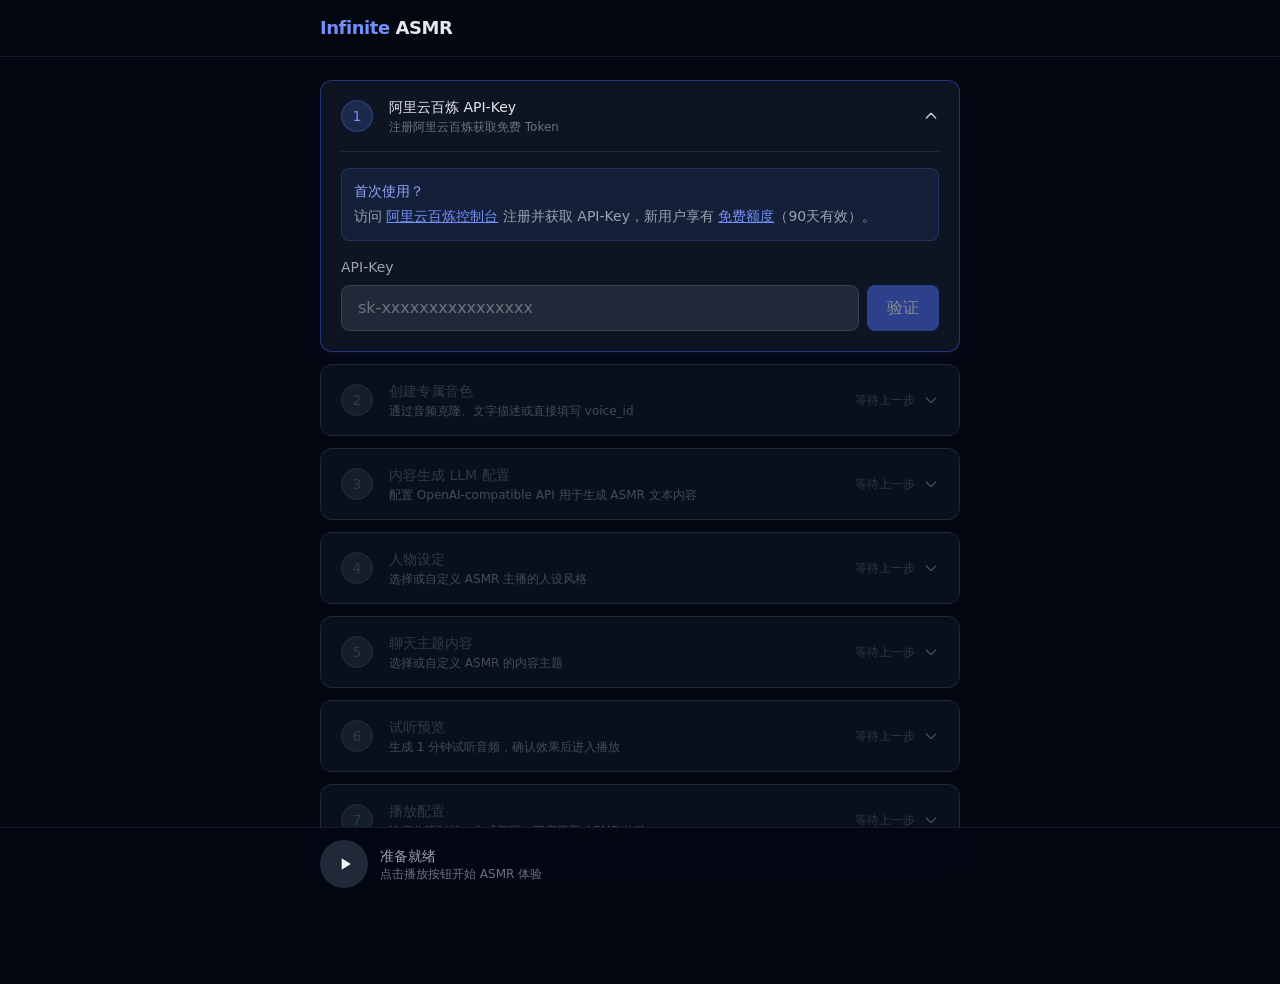
<file: infinite-asmr/index.html>
<!DOCTYPE html>
<html lang="zh-CN" class="dark">
  <head>
    <meta charset="UTF-8" />
    <link rel="icon" type="image/svg+xml" href="data:image/svg+xml,<svg xmlns='http://www.w3.org/2000/svg' viewBox='0 0 100 100'><text y='.9em' font-size='90'>🎧</text></svg>" />
    <meta name="viewport" content="width=device-width, initial-scale=1.0" />
    <title>Infinite ASMR</title>
    <script type="module" crossorigin src="/infinite-asmr/assets/index-bPweE1EC.js"></script>
    <link rel="stylesheet" crossorigin href="/infinite-asmr/assets/index-Ds-DhN2W.css">
  </head>
  <body class="bg-gray-950 text-gray-100 min-h-screen">
    <div id="app"></div>
  </body>
</html>
</file>
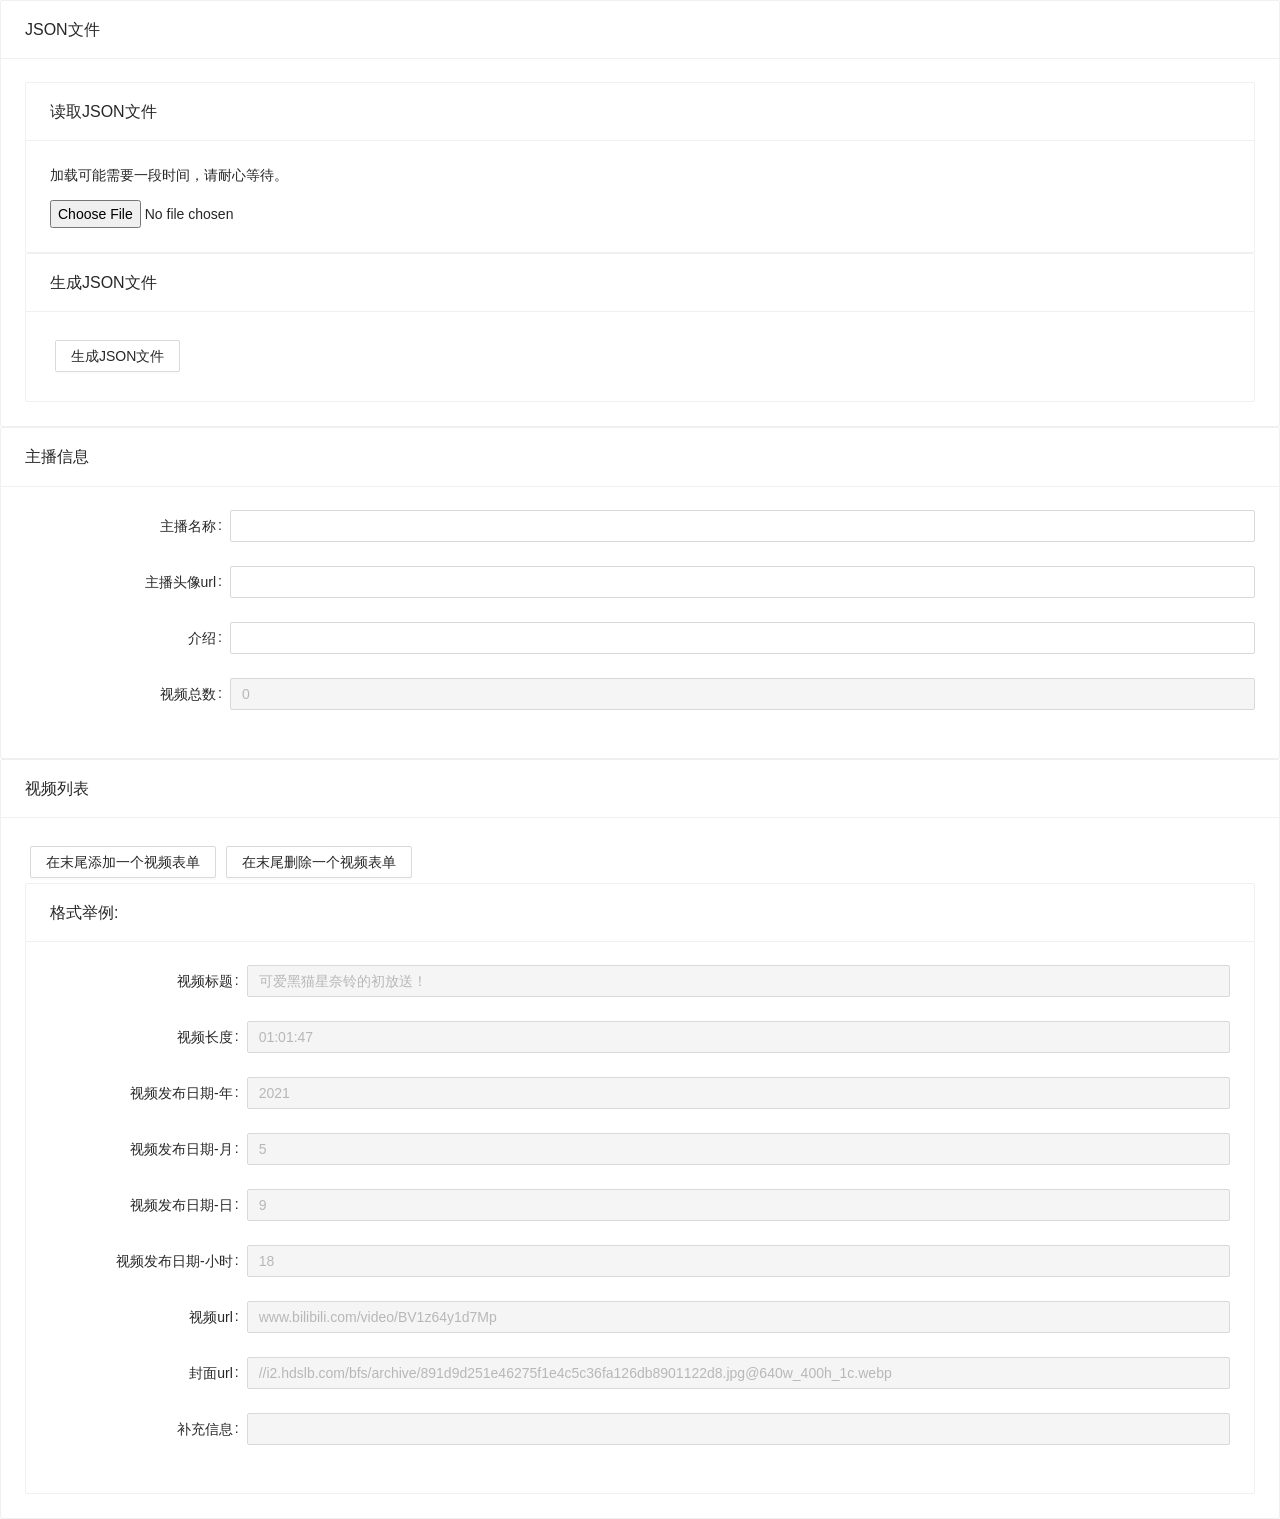
<file: stream-json-gen/index.html>
<!doctype html>
<html lang="">
<head>
    <meta charset="utf-8">
    <meta http-equiv="X-UA-Compatible" content="IE=edge">
    <meta name="viewport" content="width=device-width,initial-scale=1">
    <link rel="icon" href="/stream-json-gen/favicon.ico">
    <title>视频信息json文件生成</title>
    <script defer="defer" src="/stream-json-gen/js/chunk-vendors.a9dcdb6f.js"></script>
    <script defer="defer" src="/stream-json-gen/js/app.1b320041.js"></script>
    <link href="/stream-json-gen/css/chunk-vendors.9faf965f.css" rel="stylesheet">
    <link href="/stream-json-gen/css/app.87160438.css" rel="stylesheet">
</head>
<body>
<noscript><strong>We're sorry but it doesn't work properly without JavaScript enabled. Please enable it to
    continue.</strong></noscript>
<div id="app"></div>
</body>
</html>
</file>
<file: infinite-asmr/assets/index-Ds-DhN2W.css>
*,:before,:after{--tw-border-spacing-x: 0;--tw-border-spacing-y: 0;--tw-translate-x: 0;--tw-translate-y: 0;--tw-rotate: 0;--tw-skew-x: 0;--tw-skew-y: 0;--tw-scale-x: 1;--tw-scale-y: 1;--tw-pan-x: ;--tw-pan-y: ;--tw-pinch-zoom: ;--tw-scroll-snap-strictness: proximity;--tw-gradient-from-position: ;--tw-gradient-via-position: ;--tw-gradient-to-position: ;--tw-ordinal: ;--tw-slashed-zero: ;--tw-numeric-figure: ;--tw-numeric-spacing: ;--tw-numeric-fraction: ;--tw-ring-inset: ;--tw-ring-offset-width: 0px;--tw-ring-offset-color: #fff;--tw-ring-color: rgb(59 130 246 / .5);--tw-ring-offset-shadow: 0 0 #0000;--tw-ring-shadow: 0 0 #0000;--tw-shadow: 0 0 #0000;--tw-shadow-colored: 0 0 #0000;--tw-blur: ;--tw-brightness: ;--tw-contrast: ;--tw-grayscale: ;--tw-hue-rotate: ;--tw-invert: ;--tw-saturate: ;--tw-sepia: ;--tw-drop-shadow: ;--tw-backdrop-blur: ;--tw-backdrop-brightness: ;--tw-backdrop-contrast: ;--tw-backdrop-grayscale: ;--tw-backdrop-hue-rotate: ;--tw-backdrop-invert: ;--tw-backdrop-opacity: ;--tw-backdrop-saturate: ;--tw-backdrop-sepia: ;--tw-contain-size: ;--tw-contain-layout: ;--tw-contain-paint: ;--tw-contain-style: }::backdrop{--tw-border-spacing-x: 0;--tw-border-spacing-y: 0;--tw-translate-x: 0;--tw-translate-y: 0;--tw-rotate: 0;--tw-skew-x: 0;--tw-skew-y: 0;--tw-scale-x: 1;--tw-scale-y: 1;--tw-pan-x: ;--tw-pan-y: ;--tw-pinch-zoom: ;--tw-scroll-snap-strictness: proximity;--tw-gradient-from-position: ;--tw-gradient-via-position: ;--tw-gradient-to-position: ;--tw-ordinal: ;--tw-slashed-zero: ;--tw-numeric-figure: ;--tw-numeric-spacing: ;--tw-numeric-fraction: ;--tw-ring-inset: ;--tw-ring-offset-width: 0px;--tw-ring-offset-color: #fff;--tw-ring-color: rgb(59 130 246 / .5);--tw-ring-offset-shadow: 0 0 #0000;--tw-ring-shadow: 0 0 #0000;--tw-shadow: 0 0 #0000;--tw-shadow-colored: 0 0 #0000;--tw-blur: ;--tw-brightness: ;--tw-contrast: ;--tw-grayscale: ;--tw-hue-rotate: ;--tw-invert: ;--tw-saturate: ;--tw-sepia: ;--tw-drop-shadow: ;--tw-backdrop-blur: ;--tw-backdrop-brightness: ;--tw-backdrop-contrast: ;--tw-backdrop-grayscale: ;--tw-backdrop-hue-rotate: ;--tw-backdrop-invert: ;--tw-backdrop-opacity: ;--tw-backdrop-saturate: ;--tw-backdrop-sepia: ;--tw-contain-size: ;--tw-contain-layout: ;--tw-contain-paint: ;--tw-contain-style: }*,:before,:after{box-sizing:border-box;border-width:0;border-style:solid;border-color:#e5e7eb}:before,:after{--tw-content: ""}html,:host{line-height:1.5;-webkit-text-size-adjust:100%;-moz-tab-size:4;-o-tab-size:4;tab-size:4;font-family:ui-sans-serif,system-ui,sans-serif,"Apple Color Emoji","Segoe UI Emoji",Segoe UI Symbol,"Noto Color Emoji";font-feature-settings:normal;font-variation-settings:normal;-webkit-tap-highlight-color:transparent}body{margin:0;line-height:inherit}hr{height:0;color:inherit;border-top-width:1px}abbr:where([title]){-webkit-text-decoration:underline dotted;text-decoration:underline dotted}h1,h2,h3,h4,h5,h6{font-size:inherit;font-weight:inherit}a{color:inherit;text-decoration:inherit}b,strong{font-weight:bolder}code,kbd,samp,pre{font-family:ui-monospace,SFMono-Regular,Menlo,Monaco,Consolas,Liberation Mono,Courier New,monospace;font-feature-settings:normal;font-variation-settings:normal;font-size:1em}small{font-size:80%}sub,sup{font-size:75%;line-height:0;position:relative;vertical-align:baseline}sub{bottom:-.25em}sup{top:-.5em}table{text-indent:0;border-color:inherit;border-collapse:collapse}button,input,optgroup,select,textarea{font-family:inherit;font-feature-settings:inherit;font-variation-settings:inherit;font-size:100%;font-weight:inherit;line-height:inherit;letter-spacing:inherit;color:inherit;margin:0;padding:0}button,select{text-transform:none}button,input:where([type=button]),input:where([type=reset]),input:where([type=submit]){-webkit-appearance:button;background-color:transparent;background-image:none}:-moz-focusring{outline:auto}:-moz-ui-invalid{box-shadow:none}progress{vertical-align:baseline}::-webkit-inner-spin-button,::-webkit-outer-spin-button{height:auto}[type=search]{-webkit-appearance:textfield;outline-offset:-2px}::-webkit-search-decoration{-webkit-appearance:none}::-webkit-file-upload-button{-webkit-appearance:button;font:inherit}summary{display:list-item}blockquote,dl,dd,h1,h2,h3,h4,h5,h6,hr,figure,p,pre{margin:0}fieldset{margin:0;padding:0}legend{padding:0}ol,ul,menu{list-style:none;margin:0;padding:0}dialog{padding:0}textarea{resize:vertical}input::-moz-placeholder,textarea::-moz-placeholder{opacity:1;color:#9ca3af}input::placeholder,textarea::placeholder{opacity:1;color:#9ca3af}button,[role=button]{cursor:pointer}:disabled{cursor:default}img,svg,video,canvas,audio,iframe,embed,object{display:block;vertical-align:middle}img,video{max-width:100%;height:auto}[hidden]:where(:not([hidden=until-found])){display:none}*{scrollbar-width:thin;scrollbar-color:#374151 transparent}*::-webkit-scrollbar{width:6px}*::-webkit-scrollbar-track{background:transparent}*::-webkit-scrollbar-thumb{background-color:#374151;border-radius:3px}input[type=range]{-webkit-appearance:none;-moz-appearance:none;appearance:none;height:6px;background:#374151;border-radius:3px;outline:none}input[type=range]::-webkit-slider-thumb{-webkit-appearance:none;-moz-appearance:none;appearance:none;width:16px;height:16px;border-radius:50%;background:#5c7cfa;cursor:pointer;-webkit-transition:background .2s;transition:background .2s}input[type=range]::-webkit-slider-thumb:hover{background:#748ffc}.step-container{border-radius:.75rem;border-width:1px;--tw-border-opacity: 1;border-color:rgb(31 41 55 / var(--tw-border-opacity, 1));background-color:#11182780;--tw-backdrop-blur: blur(4px);-webkit-backdrop-filter:var(--tw-backdrop-blur) var(--tw-backdrop-brightness) var(--tw-backdrop-contrast) var(--tw-backdrop-grayscale) var(--tw-backdrop-hue-rotate) var(--tw-backdrop-invert) var(--tw-backdrop-opacity) var(--tw-backdrop-saturate) var(--tw-backdrop-sepia);backdrop-filter:var(--tw-backdrop-blur) var(--tw-backdrop-brightness) var(--tw-backdrop-contrast) var(--tw-backdrop-grayscale) var(--tw-backdrop-hue-rotate) var(--tw-backdrop-invert) var(--tw-backdrop-opacity) var(--tw-backdrop-saturate) var(--tw-backdrop-sepia);transition-property:all;transition-timing-function:cubic-bezier(.4,0,.2,1);transition-duration:.3s}.step-container.active{border-color:#4c6ef566;background-color:#111827cc;--tw-shadow: 0 10px 15px -3px rgb(0 0 0 / .1), 0 4px 6px -4px rgb(0 0 0 / .1);--tw-shadow-colored: 0 10px 15px -3px var(--tw-shadow-color), 0 4px 6px -4px var(--tw-shadow-color);box-shadow:var(--tw-ring-offset-shadow, 0 0 #0000),var(--tw-ring-shadow, 0 0 #0000),var(--tw-shadow);--tw-shadow-color: rgb(92 124 250 / .05);--tw-shadow: var(--tw-shadow-colored)}.btn-primary{border-radius:.5rem;--tw-bg-opacity: 1;background-color:rgb(76 110 245 / var(--tw-bg-opacity, 1));padding:.625rem 1.25rem;font-weight:500;--tw-text-opacity: 1;color:rgb(255 255 255 / var(--tw-text-opacity, 1));transition-property:all;transition-timing-function:cubic-bezier(.4,0,.2,1);transition-duration:.2s}.btn-primary:hover{--tw-bg-opacity: 1;background-color:rgb(92 124 250 / var(--tw-bg-opacity, 1))}.btn-primary:focus{outline:2px solid transparent;outline-offset:2px;--tw-ring-offset-shadow: var(--tw-ring-inset) 0 0 0 var(--tw-ring-offset-width) var(--tw-ring-offset-color);--tw-ring-shadow: var(--tw-ring-inset) 0 0 0 calc(2px + var(--tw-ring-offset-width)) var(--tw-ring-color);box-shadow:var(--tw-ring-offset-shadow),var(--tw-ring-shadow),var(--tw-shadow, 0 0 #0000);--tw-ring-color: rgb(92 124 250 / .4)}.btn-primary:disabled{cursor:not-allowed;opacity:.5}.input-field{width:100%;border-radius:.5rem;border-width:1px;--tw-border-opacity: 1;border-color:rgb(55 65 81 / var(--tw-border-opacity, 1));--tw-bg-opacity: 1;background-color:rgb(31 41 55 / var(--tw-bg-opacity, 1));padding:.625rem 1rem;--tw-text-opacity: 1;color:rgb(243 244 246 / var(--tw-text-opacity, 1))}.input-field::-moz-placeholder{--tw-placeholder-opacity: 1;color:rgb(107 114 128 / var(--tw-placeholder-opacity, 1))}.input-field::placeholder{--tw-placeholder-opacity: 1;color:rgb(107 114 128 / var(--tw-placeholder-opacity, 1))}.input-field{transition-property:all;transition-timing-function:cubic-bezier(.4,0,.2,1);transition-duration:.2s}.input-field:focus{--tw-border-opacity: 1;border-color:rgb(92 124 250 / var(--tw-border-opacity, 1));outline:2px solid transparent;outline-offset:2px;--tw-ring-offset-shadow: var(--tw-ring-inset) 0 0 0 var(--tw-ring-offset-width) var(--tw-ring-offset-color);--tw-ring-shadow: var(--tw-ring-inset) 0 0 0 calc(2px + var(--tw-ring-offset-width)) var(--tw-ring-color);box-shadow:var(--tw-ring-offset-shadow),var(--tw-ring-shadow),var(--tw-shadow, 0 0 #0000);--tw-ring-color: rgb(92 124 250 / .2)}.select-field{width:100%;cursor:pointer;-webkit-appearance:none;-moz-appearance:none;appearance:none;border-radius:.5rem;border-width:1px;--tw-border-opacity: 1;border-color:rgb(55 65 81 / var(--tw-border-opacity, 1));--tw-bg-opacity: 1;background-color:rgb(31 41 55 / var(--tw-bg-opacity, 1));padding:.625rem 1rem;--tw-text-opacity: 1;color:rgb(243 244 246 / var(--tw-text-opacity, 1));transition-property:all;transition-timing-function:cubic-bezier(.4,0,.2,1);transition-duration:.2s}.select-field:focus{--tw-border-opacity: 1;border-color:rgb(92 124 250 / var(--tw-border-opacity, 1));outline:2px solid transparent;outline-offset:2px;--tw-ring-offset-shadow: var(--tw-ring-inset) 0 0 0 var(--tw-ring-offset-width) var(--tw-ring-offset-color);--tw-ring-shadow: var(--tw-ring-inset) 0 0 0 calc(2px + var(--tw-ring-offset-width)) var(--tw-ring-color);box-shadow:var(--tw-ring-offset-shadow),var(--tw-ring-shadow),var(--tw-shadow, 0 0 #0000);--tw-ring-color: rgb(92 124 250 / .2)}.card{border-radius:.75rem;border-width:1px;--tw-border-opacity: 1;border-color:rgb(31 41 55 / var(--tw-border-opacity, 1));background-color:#11182799;padding:1rem;transition-property:all;transition-timing-function:cubic-bezier(.4,0,.2,1);transition-duration:.2s}.card:hover{--tw-border-opacity: 1;border-color:rgb(55 65 81 / var(--tw-border-opacity, 1))}.badge{display:inline-flex;align-items:center;border-radius:9999px;padding:.125rem .625rem;font-size:.75rem;line-height:1rem;font-weight:500}.badge-success{display:inline-flex;align-items:center;border-radius:9999px;padding:.125rem .625rem;font-size:.75rem;line-height:1rem;font-weight:500;border-width:1px;border-color:#10b9814d;background-color:#10b98126;--tw-text-opacity: 1;color:rgb(52 211 153 / var(--tw-text-opacity, 1))}.badge-info{display:inline-flex;align-items:center;border-radius:9999px;padding:.125rem .625rem;font-size:.75rem;line-height:1rem;font-weight:500;border-width:1px;border-color:#5c7cfa4d;background-color:#5c7cfa26;--tw-text-opacity: 1;color:rgb(116 143 252 / var(--tw-text-opacity, 1))}.collapse{visibility:collapse}.fixed{position:fixed}.bottom-0{bottom:0}.left-0{left:0}.right-0{right:0}.top-0{top:0}.z-50{z-index:50}.mx-auto{margin-left:auto;margin-right:auto}.mb-0\.5{margin-bottom:.125rem}.mb-1{margin-bottom:.25rem}.mb-2{margin-bottom:.5rem}.mb-3{margin-bottom:.75rem}.mb-4{margin-bottom:1rem}.ml-0\.5{margin-left:.125rem}.mt-0\.5{margin-top:.125rem}.mt-1{margin-top:.25rem}.mt-3{margin-top:.75rem}.line-clamp-2{overflow:hidden;display:-webkit-box;-webkit-box-orient:vertical;-webkit-line-clamp:2}.block{display:block}.flex{display:flex}.grid{display:grid}.hidden{display:none}.h-1{height:.25rem}.h-1\.5{height:.375rem}.h-10{height:2.5rem}.h-12{height:3rem}.h-14{height:3.5rem}.h-3\.5{height:.875rem}.h-4{height:1rem}.h-5{height:1.25rem}.h-8{height:2rem}.h-full{height:100%}.max-h-32{max-height:8rem}.min-h-screen{min-height:100vh}.w-10{width:2.5rem}.w-12{width:3rem}.w-3\.5{width:.875rem}.w-4{width:1rem}.w-5{width:1.25rem}.w-8{width:2rem}.w-full{width:100%}.min-w-0{min-width:0px}.max-w-2xl{max-width:42rem}.flex-1{flex:1 1 0%}.flex-shrink-0,.shrink-0{flex-shrink:0}.rotate-180{--tw-rotate: 180deg;transform:translate(var(--tw-translate-x),var(--tw-translate-y)) rotate(var(--tw-rotate)) skew(var(--tw-skew-x)) skewY(var(--tw-skew-y)) scaleX(var(--tw-scale-x)) scaleY(var(--tw-scale-y))}@keyframes fadeIn{0%{opacity:0}to{opacity:1}}.animate-fade-in{animation:fadeIn .3s ease-out}@keyframes pulse{50%{opacity:.5}}.animate-pulse{animation:pulse 2s cubic-bezier(.4,0,.6,1) infinite}@keyframes spin{to{transform:rotate(360deg)}}.animate-spin{animation:spin 1s linear infinite}.cursor-not-allowed{cursor:not-allowed}.cursor-pointer{cursor:pointer}.resize-none{resize:none}.appearance-none{-webkit-appearance:none;-moz-appearance:none;appearance:none}.grid-cols-2{grid-template-columns:repeat(2,minmax(0,1fr))}.items-start{align-items:flex-start}.items-center{align-items:center}.justify-center{justify-content:center}.justify-between{justify-content:space-between}.gap-1\.5{gap:.375rem}.gap-2{gap:.5rem}.gap-3{gap:.75rem}.gap-4{gap:1rem}.space-y-1\.5>:not([hidden])~:not([hidden]){--tw-space-y-reverse: 0;margin-top:calc(.375rem * calc(1 - var(--tw-space-y-reverse)));margin-bottom:calc(.375rem * var(--tw-space-y-reverse))}.space-y-2>:not([hidden])~:not([hidden]){--tw-space-y-reverse: 0;margin-top:calc(.5rem * calc(1 - var(--tw-space-y-reverse)));margin-bottom:calc(.5rem * var(--tw-space-y-reverse))}.space-y-3>:not([hidden])~:not([hidden]){--tw-space-y-reverse: 0;margin-top:calc(.75rem * calc(1 - var(--tw-space-y-reverse)));margin-bottom:calc(.75rem * var(--tw-space-y-reverse))}.space-y-4>:not([hidden])~:not([hidden]){--tw-space-y-reverse: 0;margin-top:calc(1rem * calc(1 - var(--tw-space-y-reverse)));margin-bottom:calc(1rem * var(--tw-space-y-reverse))}.overflow-hidden{overflow:hidden}.overflow-y-auto{overflow-y:auto}.truncate{overflow:hidden;text-overflow:ellipsis;white-space:nowrap}.whitespace-nowrap{white-space:nowrap}.rounded-full{border-radius:9999px}.rounded-lg{border-radius:.5rem}.rounded-xl{border-radius:.75rem}.border{border-width:1px}.border-b{border-bottom-width:1px}.border-l-2{border-left-width:2px}.border-t{border-top-width:1px}.border-amber-500\/20{border-color:#f59e0b33}.border-brand-500{--tw-border-opacity: 1;border-color:rgb(92 124 250 / var(--tw-border-opacity, 1))}.border-brand-500\/20{border-color:#5c7cfa33}.border-brand-500\/30{border-color:#5c7cfa4d}.border-emerald-500\/30{border-color:#10b9814d}.border-gray-700{--tw-border-opacity: 1;border-color:rgb(55 65 81 / var(--tw-border-opacity, 1))}.border-gray-700\/50{border-color:#37415180}.border-gray-800{--tw-border-opacity: 1;border-color:rgb(31 41 55 / var(--tw-border-opacity, 1))}.border-gray-800\/60{border-color:#1f293799}.border-red-500\/20{border-color:#ef444433}.bg-amber-500\/10{background-color:#f59e0b1a}.bg-brand-500{--tw-bg-opacity: 1;background-color:rgb(92 124 250 / var(--tw-bg-opacity, 1))}.bg-brand-500\/10{background-color:#5c7cfa1a}.bg-brand-500\/20{background-color:#5c7cfa33}.bg-brand-500\/5{background-color:#5c7cfa0d}.bg-brand-600{--tw-bg-opacity: 1;background-color:rgb(76 110 245 / var(--tw-bg-opacity, 1))}.bg-emerald-500\/20{background-color:#10b98133}.bg-gray-700{--tw-bg-opacity: 1;background-color:rgb(55 65 81 / var(--tw-bg-opacity, 1))}.bg-gray-800{--tw-bg-opacity: 1;background-color:rgb(31 41 55 / var(--tw-bg-opacity, 1))}.bg-gray-800\/30{background-color:#1f29374d}.bg-gray-800\/50{background-color:#1f293780}.bg-gray-900{--tw-bg-opacity: 1;background-color:rgb(17 24 39 / var(--tw-bg-opacity, 1))}.bg-gray-950{--tw-bg-opacity: 1;background-color:rgb(3 7 18 / var(--tw-bg-opacity, 1))}.bg-gray-950\/80{background-color:#030712cc}.bg-gray-950\/95{background-color:#030712f2}.bg-red-500\/10{background-color:#ef44441a}.p-0\.5{padding:.125rem}.p-3{padding:.75rem}.p-4{padding:1rem}.px-2{padding-left:.5rem;padding-right:.5rem}.px-3{padding-left:.75rem;padding-right:.75rem}.px-4{padding-left:1rem;padding-right:1rem}.px-5{padding-left:1.25rem;padding-right:1.25rem}.py-2{padding-top:.5rem;padding-bottom:.5rem}.py-2\.5{padding-top:.625rem;padding-bottom:.625rem}.py-3{padding-top:.75rem;padding-bottom:.75rem}.py-4{padding-top:1rem;padding-bottom:1rem}.pb-32{padding-bottom:8rem}.pb-5{padding-bottom:1.25rem}.pl-3{padding-left:.75rem}.pt-1{padding-top:.25rem}.pt-20{padding-top:5rem}.pt-4{padding-top:1rem}.text-left{text-align:left}.text-right{text-align:right}.font-mono{font-family:ui-monospace,SFMono-Regular,Menlo,Monaco,Consolas,Liberation Mono,Courier New,monospace}.text-base{font-size:1rem;line-height:1.5rem}.text-lg{font-size:1.125rem;line-height:1.75rem}.text-sm{font-size:.875rem;line-height:1.25rem}.text-xs{font-size:.75rem;line-height:1rem}.font-medium{font-weight:500}.font-semibold{font-weight:600}.tabular-nums{--tw-numeric-spacing: tabular-nums;font-variant-numeric:var(--tw-ordinal) var(--tw-slashed-zero) var(--tw-numeric-figure) var(--tw-numeric-spacing) var(--tw-numeric-fraction)}.leading-relaxed{line-height:1.625}.tracking-tight{letter-spacing:-.025em}.text-amber-300{--tw-text-opacity: 1;color:rgb(252 211 77 / var(--tw-text-opacity, 1))}.text-amber-400{--tw-text-opacity: 1;color:rgb(251 191 36 / var(--tw-text-opacity, 1))}.text-brand-200{--tw-text-opacity: 1;color:rgb(186 200 255 / var(--tw-text-opacity, 1))}.text-brand-300{--tw-text-opacity: 1;color:rgb(145 167 255 / var(--tw-text-opacity, 1))}.text-brand-400{--tw-text-opacity: 1;color:rgb(116 143 252 / var(--tw-text-opacity, 1))}.text-brand-400\/70{color:#748ffcb3}.text-emerald-400{--tw-text-opacity: 1;color:rgb(52 211 153 / var(--tw-text-opacity, 1))}.text-gray-100{--tw-text-opacity: 1;color:rgb(243 244 246 / var(--tw-text-opacity, 1))}.text-gray-200{--tw-text-opacity: 1;color:rgb(229 231 235 / var(--tw-text-opacity, 1))}.text-gray-300{--tw-text-opacity: 1;color:rgb(209 213 219 / var(--tw-text-opacity, 1))}.text-gray-400{--tw-text-opacity: 1;color:rgb(156 163 175 / var(--tw-text-opacity, 1))}.text-gray-500{--tw-text-opacity: 1;color:rgb(107 114 128 / var(--tw-text-opacity, 1))}.text-gray-600{--tw-text-opacity: 1;color:rgb(75 85 99 / var(--tw-text-opacity, 1))}.text-red-400{--tw-text-opacity: 1;color:rgb(248 113 113 / var(--tw-text-opacity, 1))}.text-white{--tw-text-opacity: 1;color:rgb(255 255 255 / var(--tw-text-opacity, 1))}.underline{text-decoration-line:underline}.placeholder-gray-600::-moz-placeholder{--tw-placeholder-opacity: 1;color:rgb(75 85 99 / var(--tw-placeholder-opacity, 1))}.placeholder-gray-600::placeholder{--tw-placeholder-opacity: 1;color:rgb(75 85 99 / var(--tw-placeholder-opacity, 1))}.accent-brand-500{accent-color:#5c7cfa}.opacity-60{opacity:.6}.filter{filter:var(--tw-blur) var(--tw-brightness) var(--tw-contrast) var(--tw-grayscale) var(--tw-hue-rotate) var(--tw-invert) var(--tw-saturate) var(--tw-sepia) var(--tw-drop-shadow)}.backdrop-blur-md{--tw-backdrop-blur: blur(12px);-webkit-backdrop-filter:var(--tw-backdrop-blur) var(--tw-backdrop-brightness) var(--tw-backdrop-contrast) var(--tw-backdrop-grayscale) var(--tw-backdrop-hue-rotate) var(--tw-backdrop-invert) var(--tw-backdrop-opacity) var(--tw-backdrop-saturate) var(--tw-backdrop-sepia);backdrop-filter:var(--tw-backdrop-blur) var(--tw-backdrop-brightness) var(--tw-backdrop-contrast) var(--tw-backdrop-grayscale) var(--tw-backdrop-hue-rotate) var(--tw-backdrop-invert) var(--tw-backdrop-opacity) var(--tw-backdrop-saturate) var(--tw-backdrop-sepia)}.transition{transition-property:color,background-color,border-color,text-decoration-color,fill,stroke,opacity,box-shadow,transform,filter,backdrop-filter;transition-timing-function:cubic-bezier(.4,0,.2,1);transition-duration:.15s}.transition-all{transition-property:all;transition-timing-function:cubic-bezier(.4,0,.2,1);transition-duration:.15s}.transition-colors{transition-property:color,background-color,border-color,text-decoration-color,fill,stroke;transition-timing-function:cubic-bezier(.4,0,.2,1);transition-duration:.15s}.transition-transform{transition-property:transform;transition-timing-function:cubic-bezier(.4,0,.2,1);transition-duration:.15s}.duration-300{transition-duration:.3s}.duration-500{transition-duration:.5s}.hover\:border-gray-600:hover{--tw-border-opacity: 1;border-color:rgb(75 85 99 / var(--tw-border-opacity, 1))}.hover\:bg-brand-500:hover{--tw-bg-opacity: 1;background-color:rgb(92 124 250 / var(--tw-bg-opacity, 1))}.hover\:bg-gray-700:hover{--tw-bg-opacity: 1;background-color:rgb(55 65 81 / var(--tw-bg-opacity, 1))}.hover\:bg-gray-800\/30:hover{background-color:#1f29374d}.hover\:text-amber-200:hover{--tw-text-opacity: 1;color:rgb(253 230 138 / var(--tw-text-opacity, 1))}.hover\:text-brand-300:hover{--tw-text-opacity: 1;color:rgb(145 167 255 / var(--tw-text-opacity, 1))}.hover\:text-gray-200:hover{--tw-text-opacity: 1;color:rgb(229 231 235 / var(--tw-text-opacity, 1))}.hover\:text-gray-300:hover{--tw-text-opacity: 1;color:rgb(209 213 219 / var(--tw-text-opacity, 1))}.hover\:text-red-400:hover{--tw-text-opacity: 1;color:rgb(248 113 113 / var(--tw-text-opacity, 1))}.focus\:border-brand-500:focus{--tw-border-opacity: 1;border-color:rgb(92 124 250 / var(--tw-border-opacity, 1))}.focus\:ring-1:focus{--tw-ring-offset-shadow: var(--tw-ring-inset) 0 0 0 var(--tw-ring-offset-width) var(--tw-ring-offset-color);--tw-ring-shadow: var(--tw-ring-inset) 0 0 0 calc(1px + var(--tw-ring-offset-width)) var(--tw-ring-color);box-shadow:var(--tw-ring-offset-shadow),var(--tw-ring-shadow),var(--tw-shadow, 0 0 #0000)}.focus\:ring-brand-500:focus{--tw-ring-opacity: 1;--tw-ring-color: rgb(92 124 250 / var(--tw-ring-opacity, 1))}
</file>
<file: stream-json-gen/css/app.87160438.css>
.ant-btn{margin:5px}
</file>
